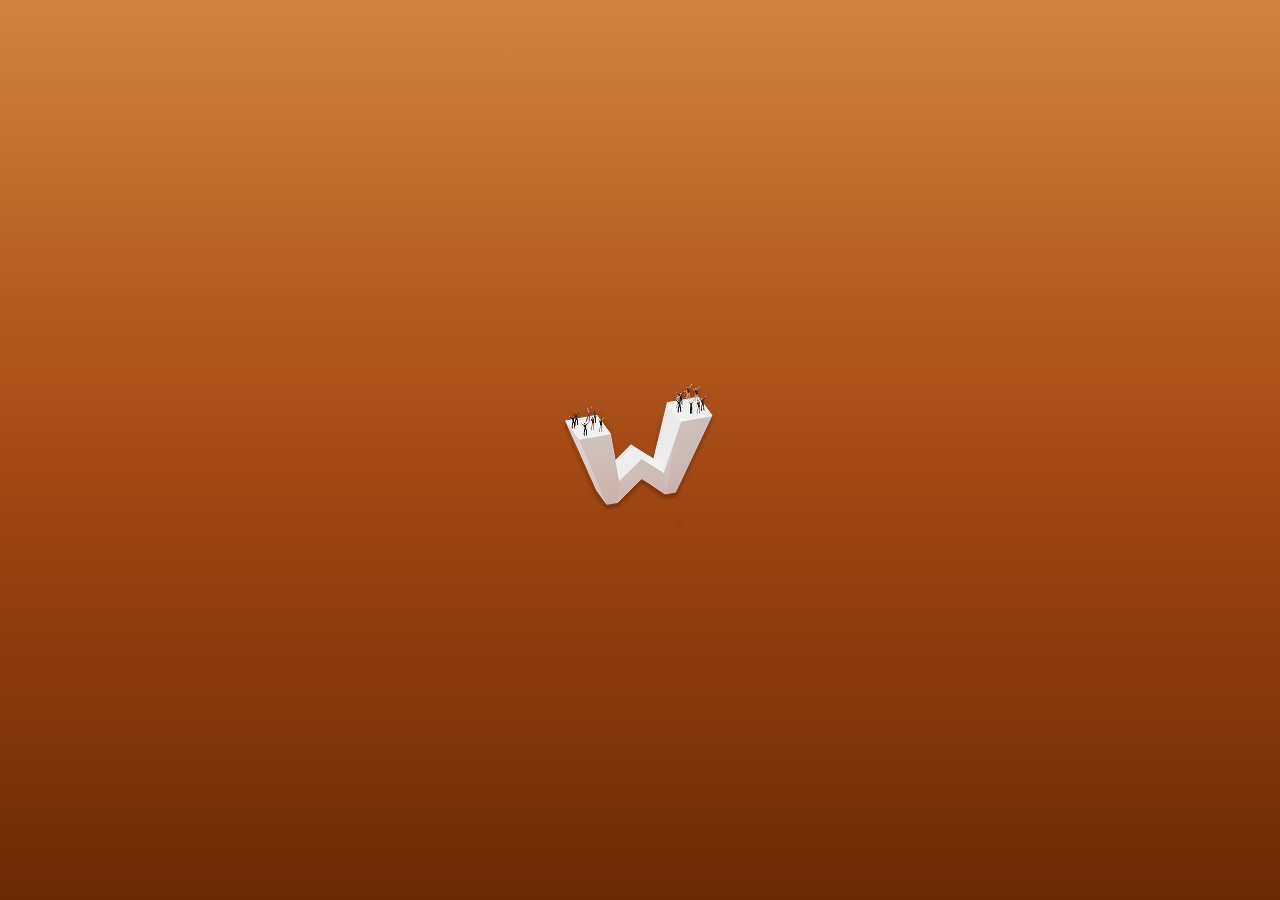
<file: index.html>
<!doctype html>
<html lang="en">
  <head>
    <meta charset="UTF-8" />
    <meta name="viewport" content="width=device-width, initial-scale=1.0" />
    <title>WEEBFORM</title>
    <link rel="stylesheet" href="/src/front-page.css" />
  </head>
  <body class="front-page">
    <div class="image">
      <img src="/Assets/weebform logo.png" alt="Descriptive Alt Text" />
    </div>
    <script src="/src/Weebform.js"></script>
  </body>
</html>
</file>
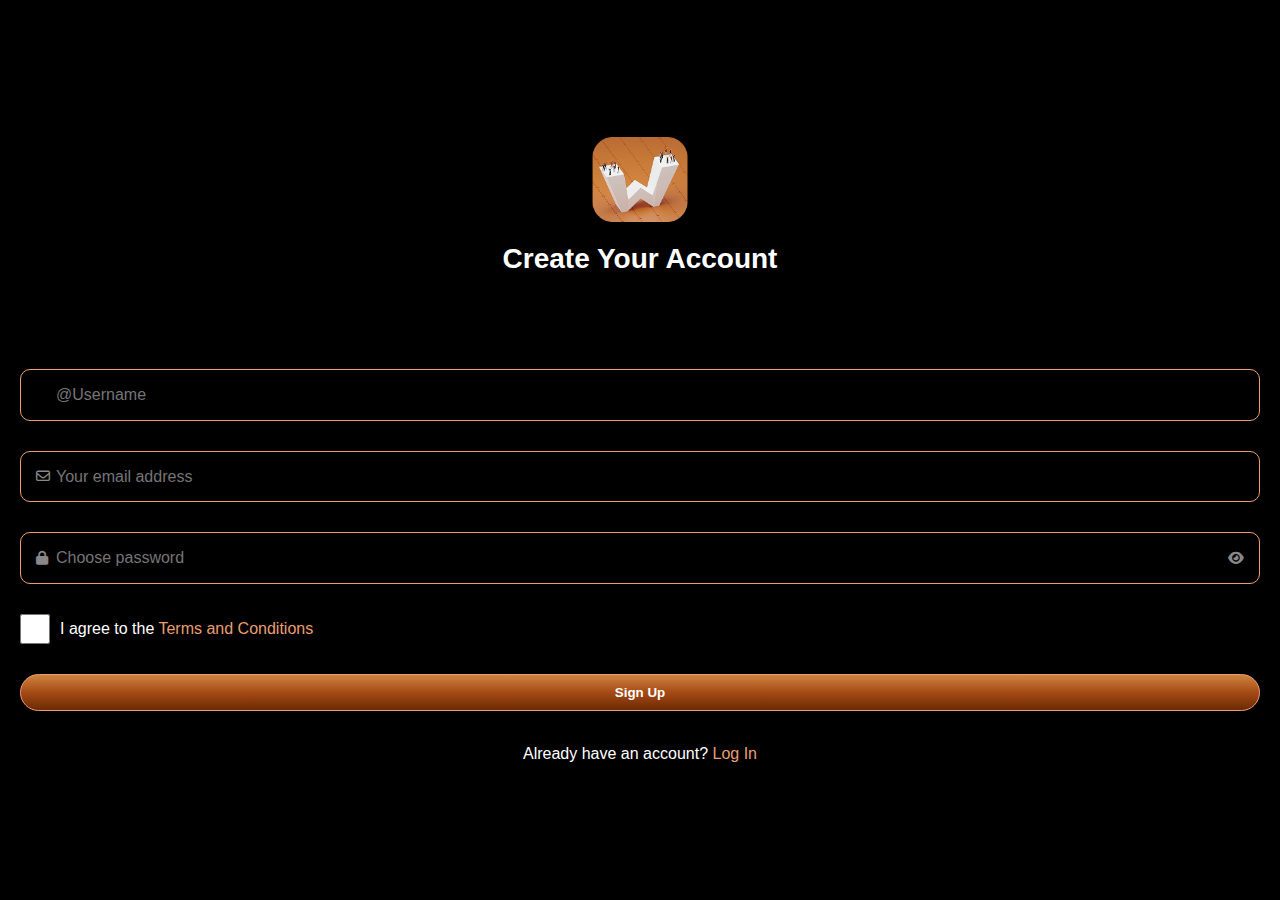
<file: Account.html/index.html>
<!doctype html>
<html lang="en">
  <head>
    <meta charset="UTF-8" />
    <meta name="viewport" content="width=device-width, initial-scale=1.0" />
    <title>Weebform</title>
    <link rel="stylesheet" href="styles.css" />
    <link
      rel="stylesheet"
      href="https://cdnjs.cloudflare.com/ajax/libs/font-awesome/6.5.0/css/all.min.css"
    />
  </head>
  <body> 
    <div class="container">
      <div class="logo">
        <img src="Images/untitled1 1.png" alt="WeebForm Logo" />
        <h1>Create Your Account</h1>
      </div>

      <form class="form">
        <!-- Username -->
        <div class="input-box">
          <input type="text" placeholder="@Username" class="box" required minlength="5"/>
        </div>

        <!-- Email -->
        <div class="input-box">
          <i class="fa-regular fa-envelope icon"></i>
          <input type="email" placeholder="Your email address" class="box" required/>
          <small class="error-message"></small>
        </div>

        <!-- Password -->
        <div class="input-box">
          <i class="fa-solid fa-lock icon"></i>
          <input type="password" placeholder="Choose password" class="box password" required minlength="6"/>
          <i class="toggle fa fa-eye"></i>
          <small class="error-message"></small>
        </div>

        <!-- Checkbox -->
        <div class="checkbox">
          <input type="checkbox" id="terms" />
          <label for="terms">
            <span class="custom-checkbox"></span>
            I agree to the <a href="#">Terms and Conditions</a>
          </label>
          <small class="error-message" id="terms-error"></small>
        </div>

        <button type="submit">Sign Up</button>
        <p>Already have an account? <a href="Login.html">Log In</a></p>
      </form>
    </div>

    <script src="/front page/Weebform.js"></script>
  </body>
</html>
</file>
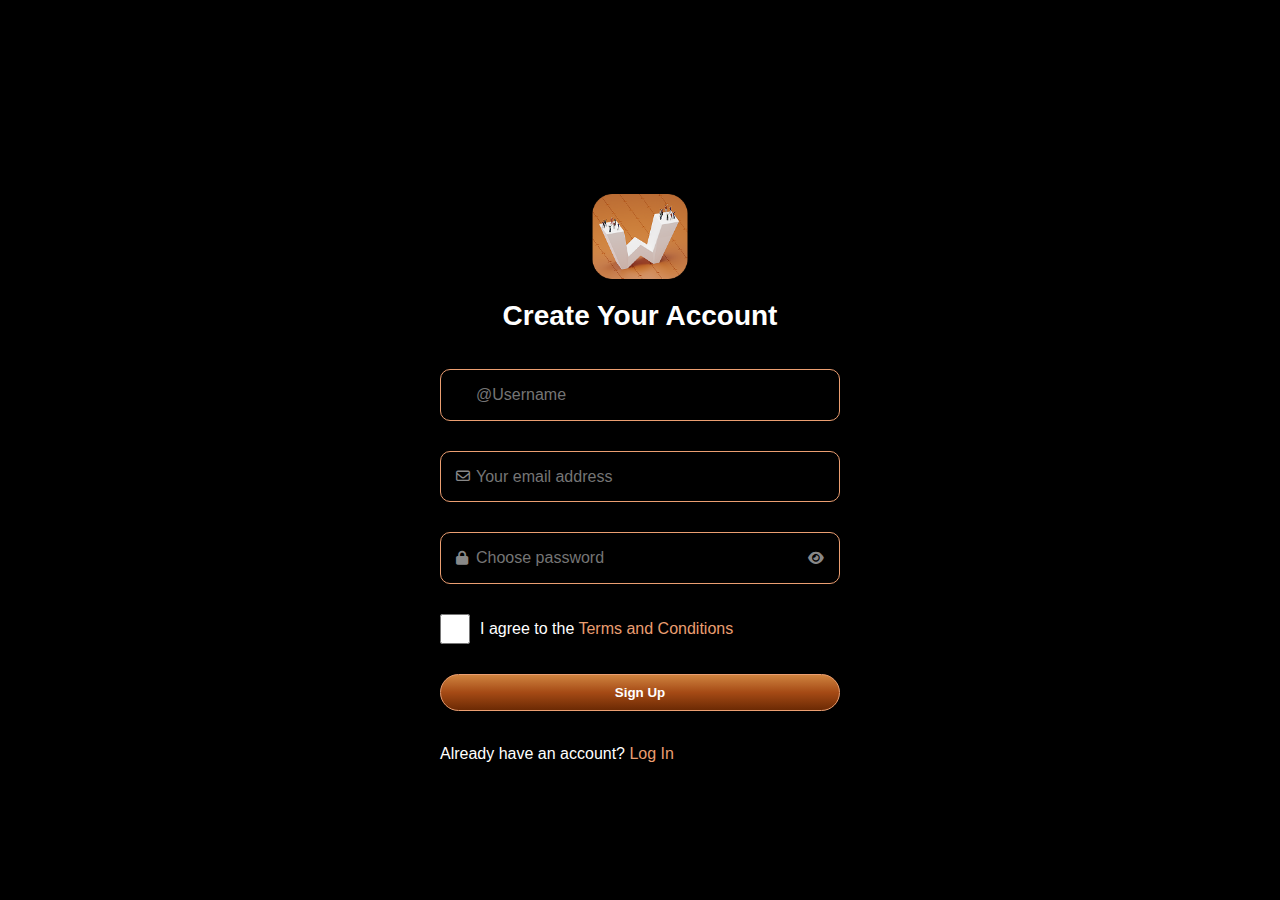
<file: create.html>
<!doctype html>
<html lang="en">
  <head>
    <meta charset="UTF-8" />
    <meta name="viewport" content="width=device-width, initial-scale=1.0" />
    <title>Weebform</title>
    <link rel="stylesheet" href="css/styles.css" />
    <link
      rel="stylesheet"
      href="https://cdnjs.cloudflare.com/ajax/libs/font-awesome/6.5.0/css/all.min.css"
    />
  </head>
  <body> 
    <div class="container">
      <div class="logo">
        <img src="Assets/untitled1 1.png" alt="WeebForm Logo" />
        <h1>Create Your Account</h1>
      </div>

      <form class="form">
        <!-- Username -->
        <div class="input-box">
          <input type="text" placeholder="@Username" class="box" required minlength="5"/>
        </div>

        <!-- Email -->
        <div class="input-box">
          <i class="fa-regular fa-envelope icon"></i>
          <input type="email" placeholder="Your email address" class="box" required/>
          <small class="error-message"></small>
        </div>

        <!-- Password -->
        <div class="input-box">
          <i class="fa-solid fa-lock icon"></i>
          <input type="password" placeholder="Choose password" class="box password" required minlength="6"/>
          <i class="toggle fa fa-eye"></i>
          <small class="error-message"></small>
        </div>

        <!-- Checkbox -->
        <div class="checkbox">
          <input type="checkbox" id="terms" />
          <label for="terms">
            <span class="custom-checkbox"></span>
            I agree to the <a href="#">Terms and Conditions</a>
          </label>
          <small class="error-message" id="terms-error"></small>
        </div>

        <button type="submit">Sign Up</button>
        <p>Already have an account? <a href="Login.html">Log In</a></p>
      </form>
    </div>

    <script src="js/Weebform.js"></script>
  </body>
</html>
</file>
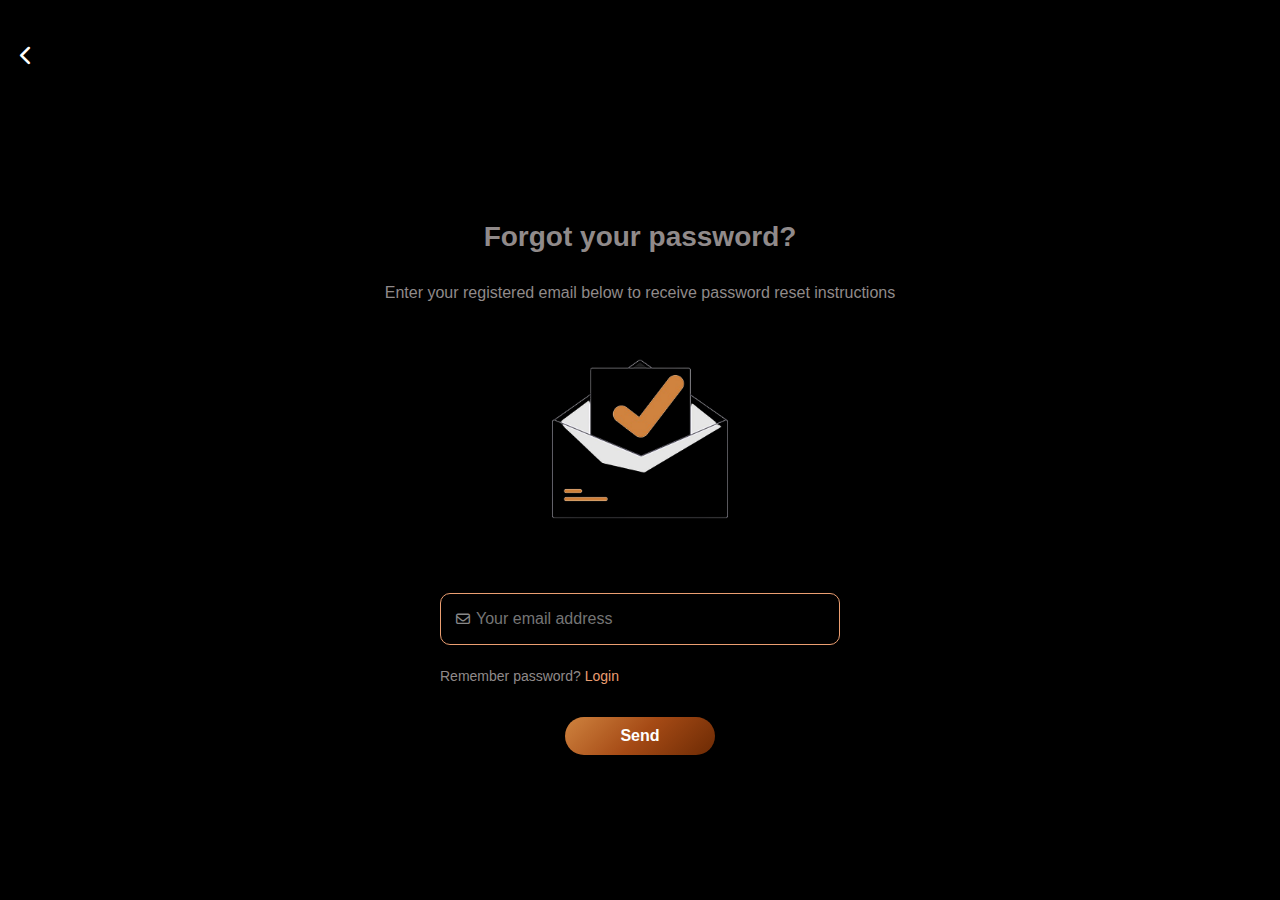
<file: forgot-password.html>
<!doctype html>
<html lang="en">
  <head>
    <meta charset="UTF-8" />
    <meta name="viewport" content="width=device-width, initial-scale=1.0" />
    <title>Forgot Password - Weebform</title>
    <link rel="stylesheet" href="css/styles.css" />
    <link
      rel="stylesheet"
      href="https://cdnjs.cloudflare.com/ajax/libs/font-awesome/6.5.0/css/all.min.css"
    />
  </head>
  <body>
    <div class="container forgot-password-container">
      <div class="back-btn" onclick="window.history.back()">
        <i class="fa-solid fa-chevron-left"></i>
      </div>

      <h1>Forgot your password?</h1>
      <p>
        Enter your registered email below to receive password reset instructions
      </p>

      <div class="image">
        <img
          src="Assets/undraw_Mail_sent_re_0ofv-removebg-preview 1.png"
          alt="Mail Sent"
        />
      </div>

      <form class="form" action="verify-otp.html">
        <div class="input-box">
          <i class="fa-regular fa-envelope icon"></i>
          <input
            type="email"
            placeholder="Your email address"
            class="box"
            required
          />
        </div>

        <p style="text-align: left; font-size: 14px; margin-top: -10px">
          Remember password? <a href="Login.html">Login</a>
        </p>

        <button type="submit" class="btn-gradient">Send</button>
      </form>
    </div>

    <script src="js/Weebform.js"></script>
  </body>
</html>
</file>
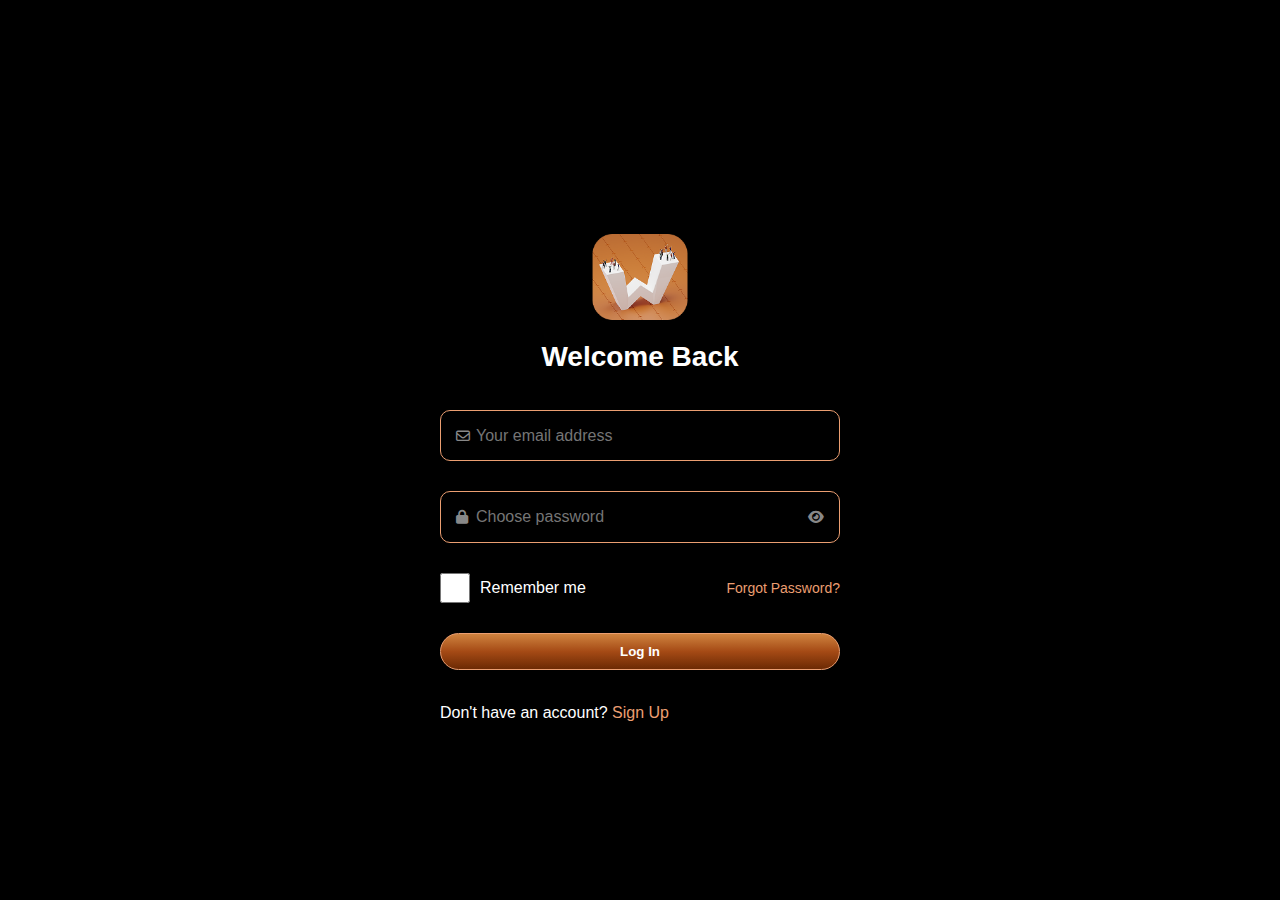
<file: Login.html>
<!doctype html>
<html lang="en">
  <head>
    <meta charset="UTF-8" />
    <meta name="viewport" content="width=device-width, initial-scale=1.0" />
    <title>Weebform</title>
    <link rel="stylesheet" href="css/styles.css" />
    <link
      rel="stylesheet"
      href="https://cdnjs.cloudflare.com/ajax/libs/font-awesome/6.5.0/css/all.min.css"
    />
  </head>
  <body>
    <div class="container">
      <div class="logo">
        <img src="Assets/untitled1 1.png" alt="WeebForm Logo" />
        <h1>Welcome Back</h1>
      </div>

      <form class="form">
        <!-- Email -->
        <div class="input-box">
          <i class="fa-regular fa-envelope icon"></i>
          <input
            type="email"
            placeholder="Your email address"
            class="box"
            required
          />
          <small class="error-message"></small>
        </div>

        <!-- Password -->
        <div class="input-box">
          <i class="fa-solid fa-lock icon"></i>
          <input
            type="password"
            placeholder="Choose password"
            class="box password"
            required
            minlength="6"
          />
          <i class="toggle fa fa-eye"></i>
          <small class="error-message"></small>
        </div>
        <div
          style="
            display: flex;
            justify-content: space-between;
            align-items: center;
            width: 100%;
          "
        >
          <div class="checkbox" style="margin-top: 0">
            <input type="checkbox" id="terms" />

            <label for="terms">
              <span class="custom-checkbox"></span>
              Remember me
            </label>
            <small class="error-message" id="terms-error"></small>
          </div>
          <a href="forgot-password.html" style="font-size: 14px"
            >Forgot Password?</a
          >
        </div>

        <button type="submit">Log In</button>
        <p>Don't have an account? <a href="create.html">Sign Up</a></p>
      </form>
    </div>

    <script src="js/Weebform.js"></script>
  </body>
</html>
</file>
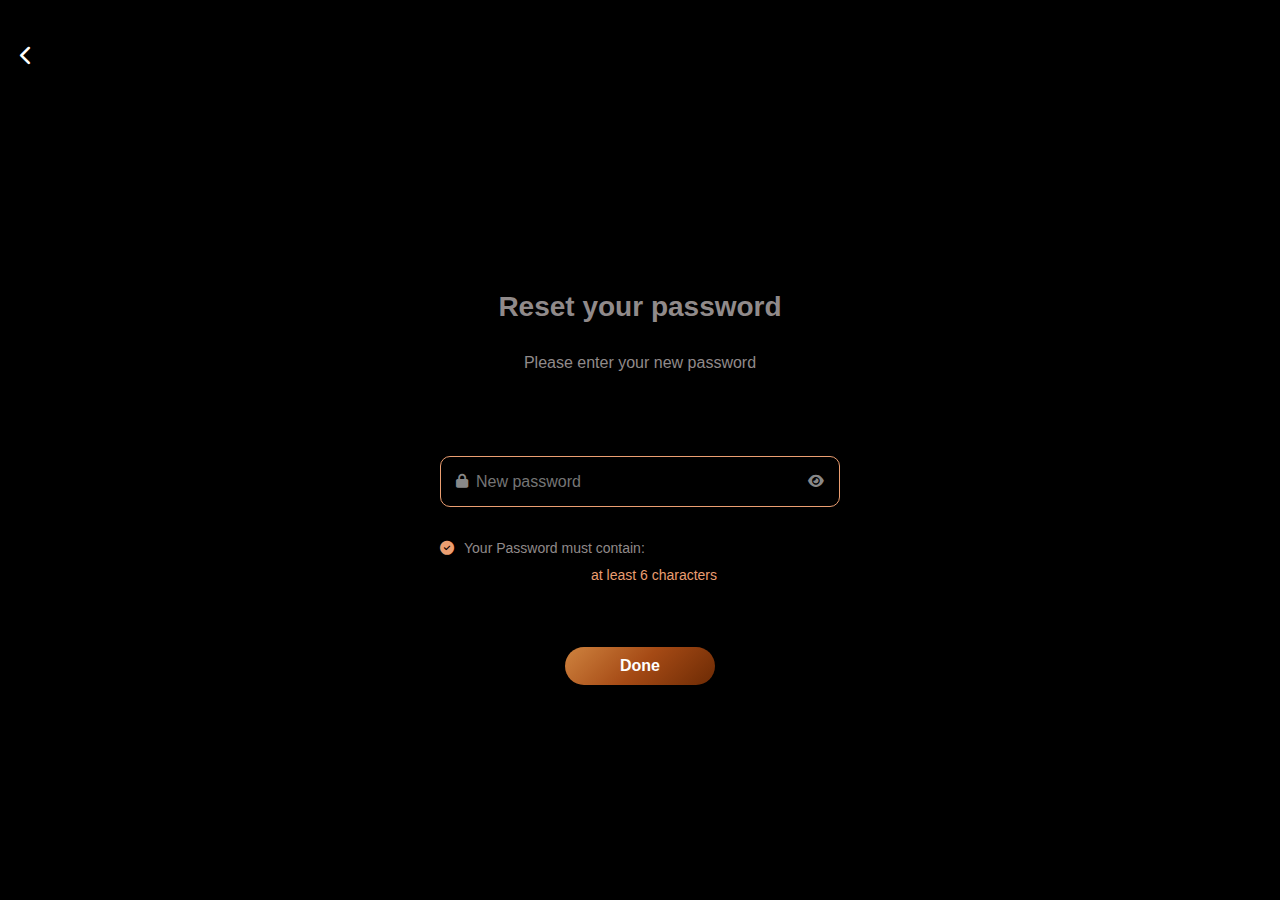
<file: reset-password.html>
<!doctype html>
<html lang="en">
  <head>
    <meta charset="UTF-8" />
    <meta name="viewport" content="width=device-width, initial-scale=1.0" />
    <title>Reset Password - Weebform</title>
    <link rel="stylesheet" href="css/styles.css" />
    <link
      rel="stylesheet"
      href="https://cdnjs.cloudflare.com/ajax/libs/font-awesome/6.5.0/css/all.min.css"
    />
  </head>
  <body>
    <div class="container forgot-password-container">
      <div class="back-btn" onclick="window.history.back()">
        <i class="fa-solid fa-chevron-left"></i>
      </div>

      <h1>Reset your password</h1>
      <p>Please enter your new password</p>

      <form class="form" action="setup-profile.html" style="margin-top: 40px">
        <div class="input-box">
          <i class="fa-solid fa-lock icon"></i>
          <input
            type="password"
            placeholder="New password"
            class="box password-input"
            required
            minlength="6"
          />
          <i class="toggle fa fa-eye"></i>
        </div>

        <div class="validation-item" id="length-validation">
          <i class="fa-solid fa-circle-check"></i>
          <span>Your Password must contain:</span>
        </div>
        <p
          style="
            color: #eb9e71;
            font-size: 14px;
            margin-left: 28px;
            margin-top: 5px;
          "
        >
          at least 6 characters
        </p>

        <button type="submit" class="btn-gradient" style="margin-top: 60px">
          Done
        </button>
      </form>
    </div>

    <script src="js/Weebform.js"></script>
  </body>
</html>
</file>
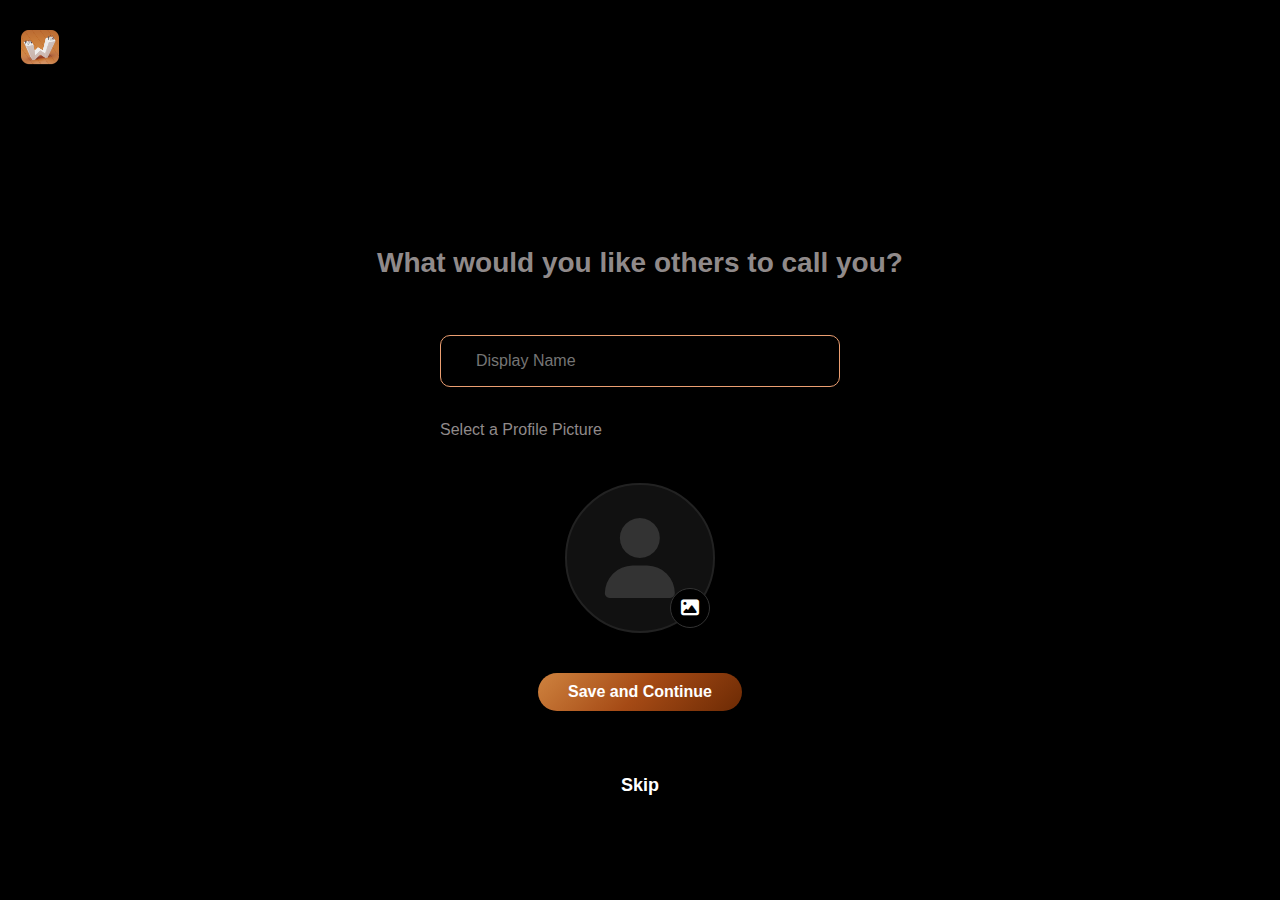
<file: setup-profile.html>
<!doctype html>
<html lang="en">
  <head>
    <meta charset="UTF-8" />
    <meta name="viewport" content="width=device-width, initial-scale=1.0" />
    <title>Setup Profile - Weebform</title>
    <link rel="stylesheet" href="css/styles.css" />
    <link
      rel="stylesheet"
      href="https://cdnjs.cloudflare.com/ajax/libs/font-awesome/6.5.0/css/all.min.css"
    />
  </head>
  <body>
    <div class="container forgot-password-container">
      <div class="logo-small">
        <img src="Assets/untitled1 1.png" alt="W" style="width: 100%" />
      </div>

      <h1 style="margin-top: 80px; text-align: left">
        What would you like others to call you?
      </h1>

      <form class="form" action="Login.html">
        <div class="input-box">
          <input type="text" placeholder="Display Name" class="box" required />
        </div>

        <p style="text-align: left; margin-bottom: 0">
          Select a Profile Picture
        </p>

        <div class="profile-upload">
          <div class="profile-preview">
            <i class="fa-solid fa-user"></i>
          </div>
          <label for="profile-input" class="upload-icon">
            <i class="fa-solid fa-image"></i>
          </label>
          <input type="file" id="profile-input" hidden accept="image/*" />
        </div>

        <button type="submit" class="btn-gradient">Save and Continue</button>
      </form>

      <a href="Login.html" class="skip-btn">Skip</a>
    </div>

    <script src="js/Weebform.js"></script>
  </body>
</html>
</file>
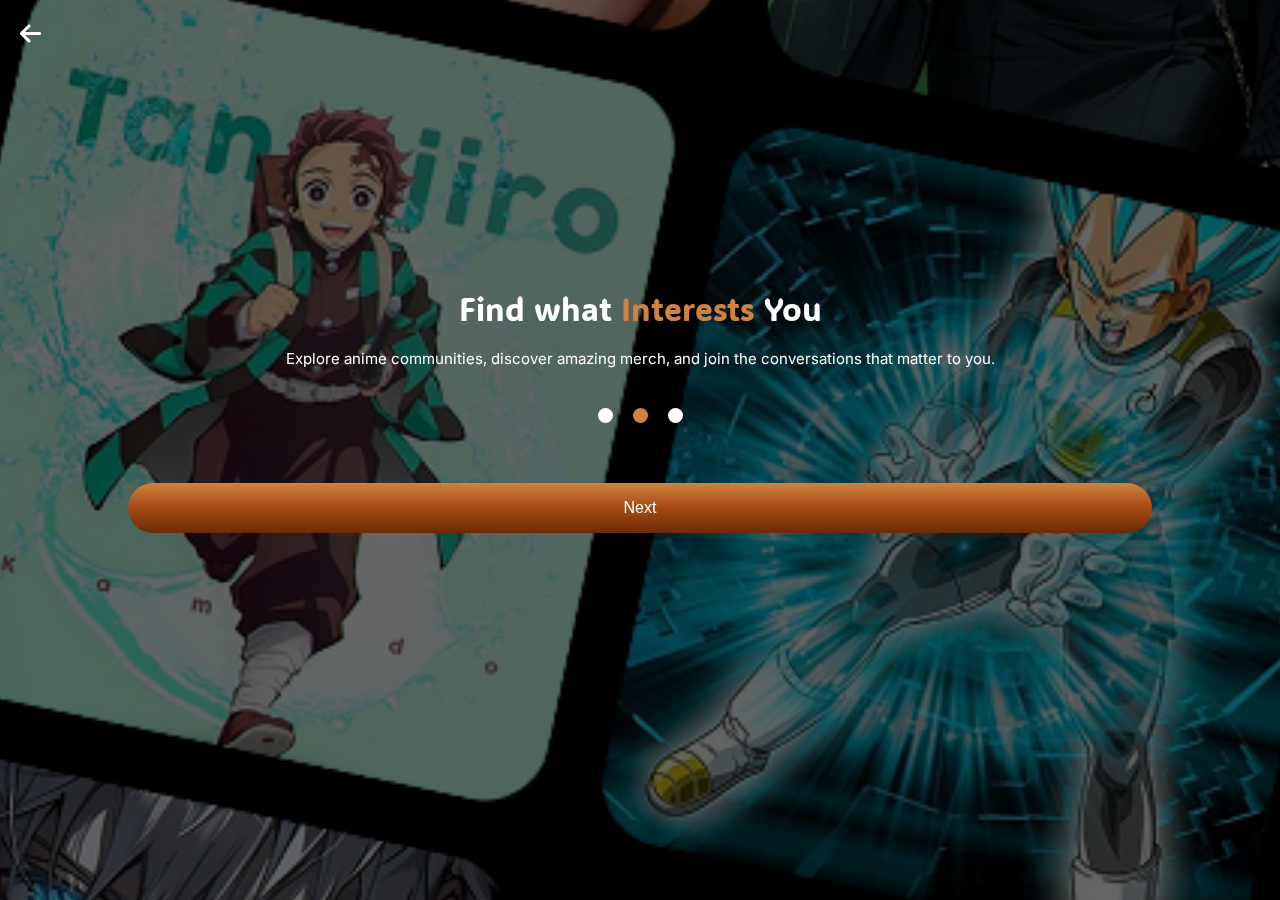
<file: Start-page2.html>
<!doctype html>
<html lang="en">
  <head>
    <meta charset="UTF-8" />
    <meta name="viewport" content="width=device-width, initial-scale=1.0" />
    <title>Weebform</title>
    <link rel="stylesheet" href="css/Start-page2.css" />
    <link
      rel="stylesheet"
      href="https://cdnjs.cloudflare.com/ajax/libs/font-awesome/6.5.0/css/all.min.css"
    />
  </head>
  <body>
    <div class="image"></div>
    <div class="icon">
      <i
        class="fa-solid fa-arrow-left transition-link"
        data-target="Start-page.html"
        data-direction="right"
        style="cursor: pointer"
      ></i>
    </div>
    <div class="container">
      <div class="text">
        <h1>Find what <span class="highlight">Interests</span> You</h1>
        <p>
          Explore anime communities, discover amazing merch, and join the
          conversations that matter to you.
        </p>
      </div>

      <div class="dots">
        <a
          href="#"
          data-target="Start-page.html"
          class="dot transition-link"
          data-direction="right"
        ></a>
        <a
          href="#"
          data-target="Start-page2.html"
          class="dot active transition-link"
        ></a>
        <a
          href="#"
          data-target="Start-page3.html"
          class="dot transition-link"
          data-direction="left"
        ></a>
      </div>
      <button
        class="transition-link"
        data-target="Start-page3.html"
        data-direction="left"
      >
        Next
      </button>
    </div>
    <script src="js/Weebform.js"></script>
  </body>
</html>
</file>
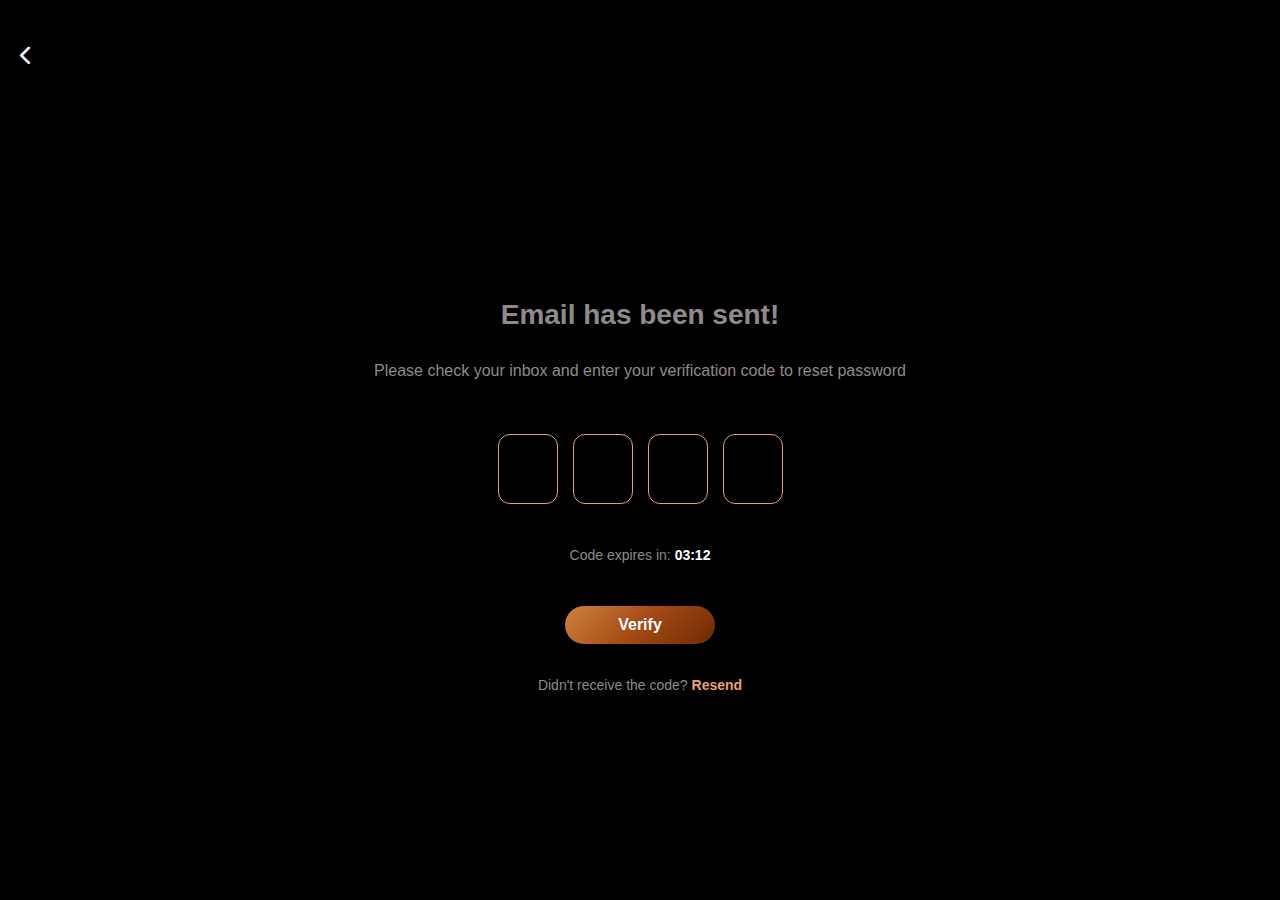
<file: verify-otp.html>
<!doctype html>
<html lang="en">
  <head>
    <meta charset="UTF-8" />
    <meta name="viewport" content="width=device-width, initial-scale=1.0" />
    <title>Verify OTP - Weebform</title>
    <link rel="stylesheet" href="css/styles.css" />
    <link
      rel="stylesheet"
      href="https://cdnjs.cloudflare.com/ajax/libs/font-awesome/6.5.0/css/all.min.css"
    />
  </head>
  <body>
    <div class="container forgot-password-container">
      <div class="back-btn" onclick="window.history.back()">
        <i class="fa-solid fa-chevron-left"></i>
      </div>

      <h1>Email has been sent!</h1>
      <p>
        Please check your inbox and enter your verification code to reset
        password
      </p>

      <div class="otp-container">
        <input type="text" maxlength="1" class="otp-input" />
        <input type="text" maxlength="1" class="otp-input" />
        <input type="text" maxlength="1" class="otp-input" />
        <input type="text" maxlength="1" class="otp-input" />
      </div>

      <p class="expiry-text">Code expires in: <b>03:12</b></p>

      <form class="form" action="reset-password.html">
        <button type="submit" class="btn-gradient">Verify</button>
      </form>

      <p class="resend-text">Didn't receive the code? <a href="#">Resend</a></p>
    </div>

    <script src="js/Weebform.js"></script>
  </body>
</html>
</file>
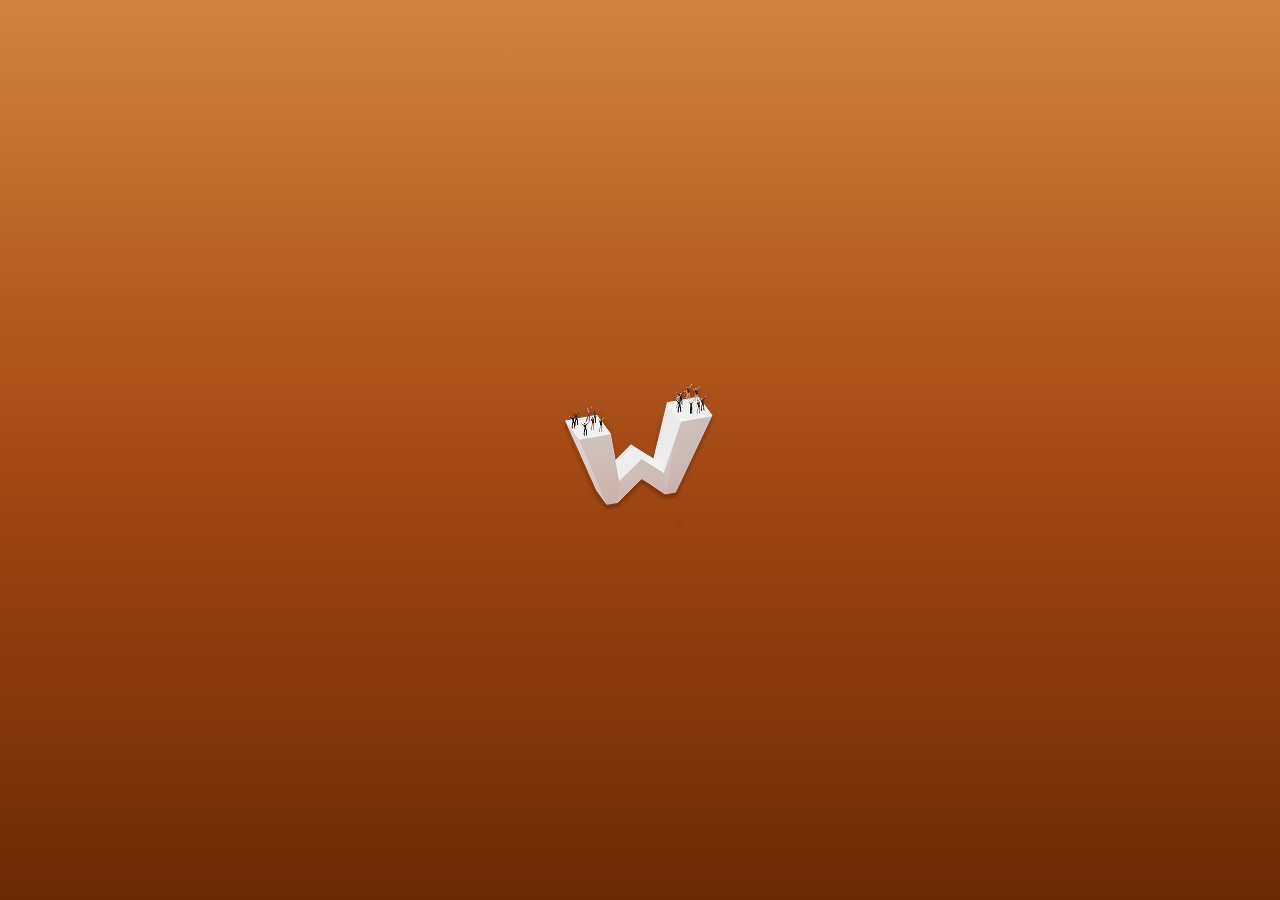
<file: front page/front-page.html>
<!doctype html>
<html lang="en">
  <head>
    <meta charset="UTF-8" />
    <meta name="viewport" content="width=device-width, initial-scale=1.0" />
    <title>WEEBFORM</title>
    <link rel="stylesheet" href="front-page.css" />
  </head>
  <body class="front-page">
    <div class="image">
      <img src="Images/weebform logo.png" alt="Descriptive Alt Text" />
    </div>
    <script src="Weebform.js"></script>
  </body>
</html>
</file>
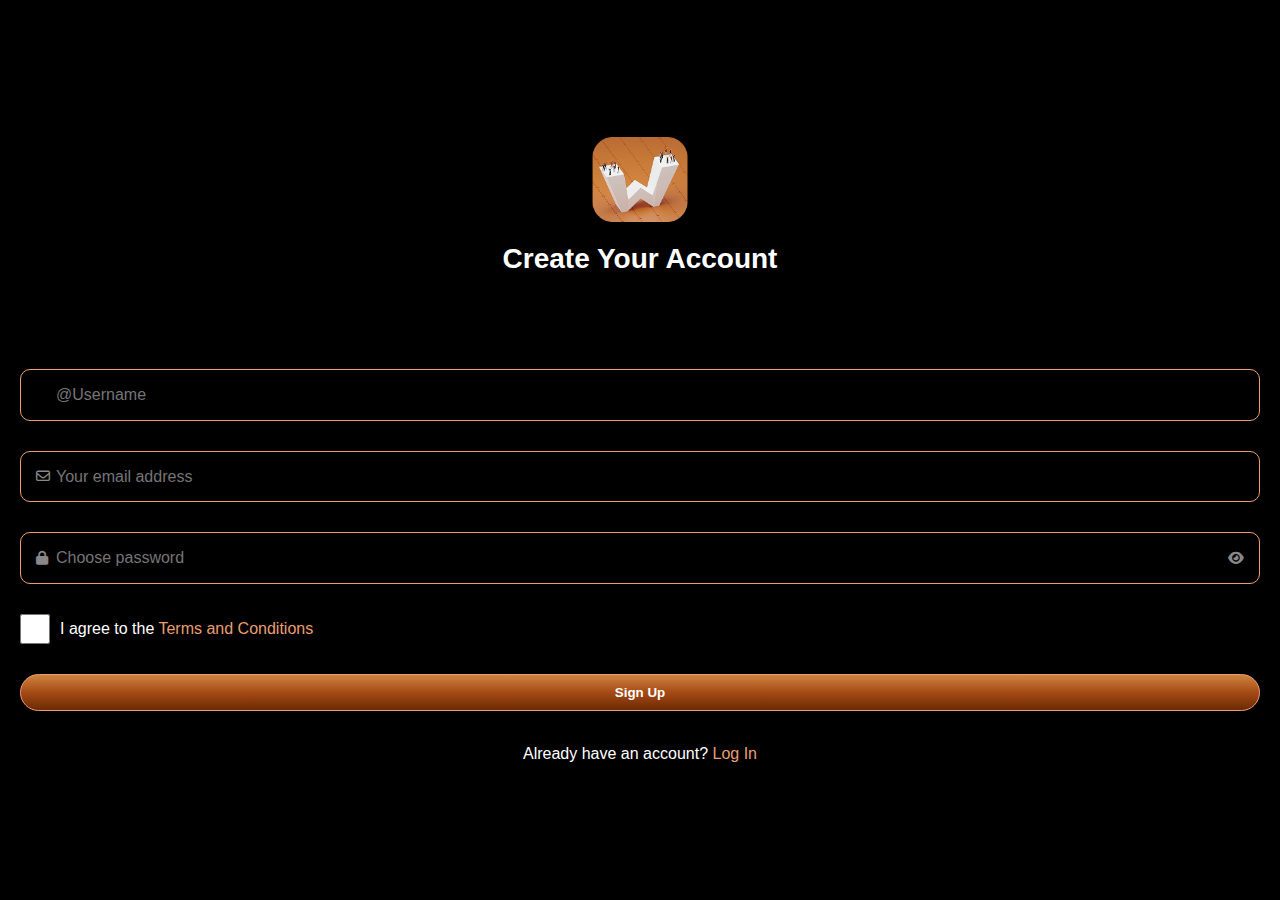
<file: src/create.html>
<!doctype html>
<html lang="en">
  <head>
    <meta charset="UTF-8" />
    <meta name="viewport" content="width=device-width, initial-scale=1.0" />
    <title>Weebform</title>
    <link rel="stylesheet" href="styles.css" />
    <link
      rel="stylesheet"
      href="https://cdnjs.cloudflare.com/ajax/libs/font-awesome/6.5.0/css/all.min.css"
    />
  </head>
  <body> 
    <div class="container">
      <div class="logo">
        <img src="/Assets/untitled1 1.png" alt="WeebForm Logo" />
        <h1>Create Your Account</h1>
      </div>

      <form class="form">
        <!-- Username -->
        <div class="input-box">
          <input type="text" placeholder="@Username" class="box" required minlength="5"/>
        </div>

        <!-- Email -->
        <div class="input-box">
          <i class="fa-regular fa-envelope icon"></i>
          <input type="email" placeholder="Your email address" class="box" required/>
          <small class="error-message"></small>
        </div>

        <!-- Password -->
        <div class="input-box">
          <i class="fa-solid fa-lock icon"></i>
          <input type="password" placeholder="Choose password" class="box password" required minlength="6"/>
          <i class="toggle fa fa-eye"></i>
          <small class="error-message"></small>
        </div>

        <!-- Checkbox -->
        <div class="checkbox">
          <input type="checkbox" id="terms" />
          <label for="terms">
            <span class="custom-checkbox"></span>
            I agree to the <a href="#">Terms and Conditions</a>
          </label>
          <small class="error-message" id="terms-error"></small>
        </div>

        <button type="submit">Sign Up</button>
        <p>Already have an account? <a href="Login.html">Log In</a></p>
      </form>
    </div>

    <script src="/src/Weebform.js"></script>
  </body>
</html>
</file>
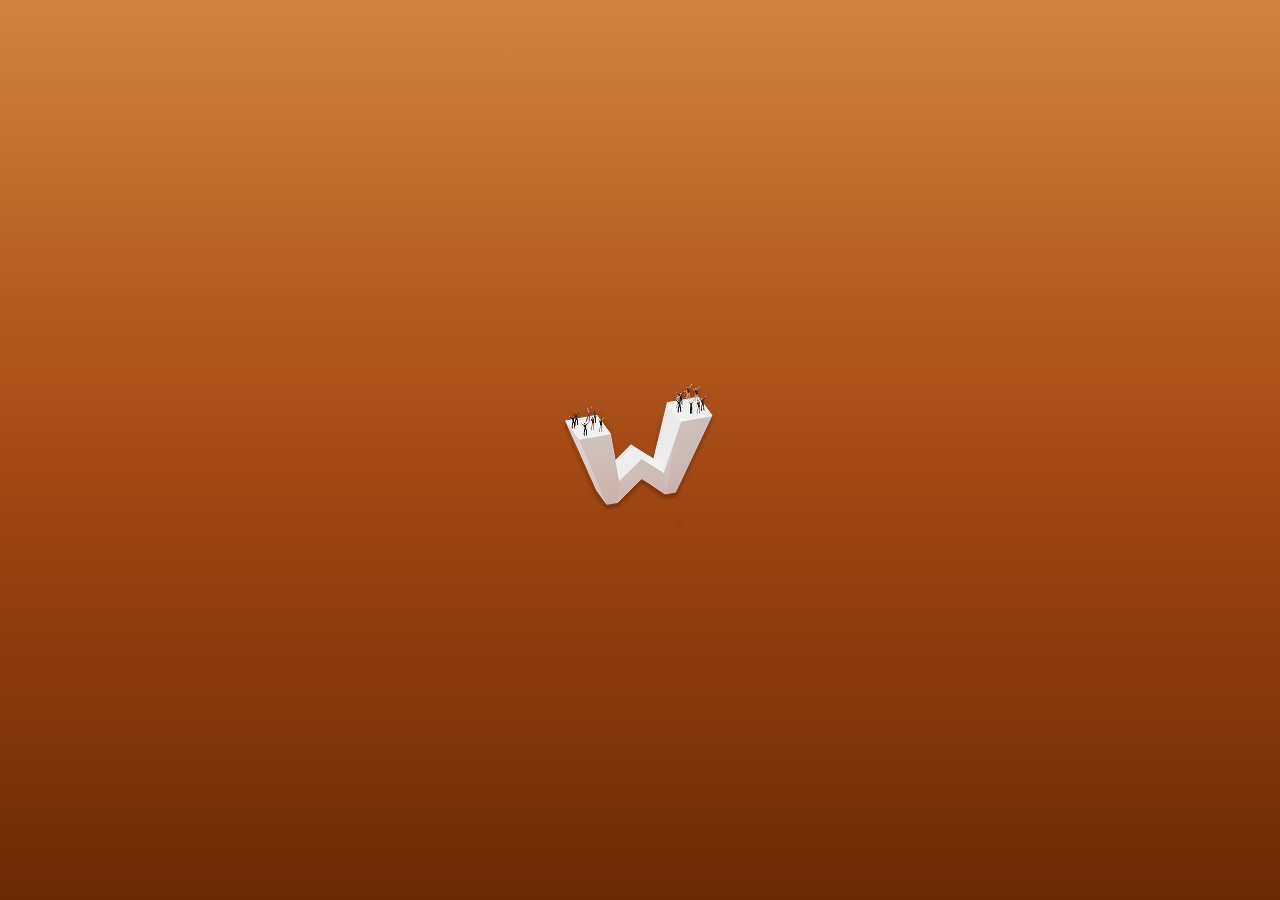
<file: src/front-page.html>
<!doctype html>
<html lang="en">
  <head>
    <meta charset="UTF-8" />
    <meta name="viewport" content="width=device-width, initial-scale=1.0" />
    <title>WEEBFORM</title>
    <link rel="stylesheet" href="front-page.css" />
  </head>
  <body class="front-page">
    <div class="image">
      <img src="/Assets/weebform logo.png" alt="Descriptive Alt Text" />
    </div>
    <script src="/src/Weebform.js"></script>
  </body>
</html>
</file>
<file: src/front-page.css>
*{
  box-sizing: border-box;
  margin: 0;
  padding: 0;
}

body{
  background: linear-gradient(
    #CF833F,
    #A54A15,
    #6C2A04
  );
   min-height: 100vh;
  display: flex;
  justify-content: center; /* horizontal center */
  align-items: center;  
}
</file>
<file: Account.html/styles.css>
*{
  box-sizing: border-box;
  margin: 0;
  padding: 0;
}

body {
  font-family: Arial, sans-serif;
  background-color: black;
  color: white;
  line-height: 1.6;
}

.container {

height: 100vh;
display: grid;
text-align: center;
  width: 100%;
  padding: 20px;
  overflow: hidden;
}
/* Logo styling */
.logo{
  margin-top: 60px;
  display: flex;
  justify-content: center;
  align-items: center;
  flex-direction: column;
  width: 100%;
}

.logo h1 {
  text-align: center;
  color: white;
  font-size: 28px;
}
.logo img {
  width: 100px;
  height: auto;
  margin-bottom: 10px;
} 



.input-box {
  position: relative;
  width: 100%;
  margin: 30px 0;
  padding: 12px 12px 12px 35px;
  border: solid 1px #EB9E71;
  border-radius: 10px;
  background-color: black;
  color: white;
}

.input-box.typing .icon {
  opacity: 0;
}

input:invalid {
  border-color: red;
}

input:valid {
  border-color: #EB9E71;

}

.box1{
  display: flex;
  justify-content: space-between;
  gap: 10px;
}

.input-box input {
  width: 100%;
  border: none;
  outline: none;
  background: transparent;
  color: white;
  font-size: 16px;
}
.icon {
  position: absolute;
  top: 50%;
  left: 15px;
  transform: translateY(-50%);
  color: #888;
  font-size: 14px;
}

.toggle {
  position: absolute;
  top: 50%;
  right: 15px;
  transform: translateY(-50%);
  color: #888;
  cursor: pointer;
  font-size: 14px;
}


  button{
    width: 100%;    
    padding: 10px;
    margin: 30px 0;
    border: solid 1px #EB9E71;
    border-radius: 15em;
    background: linear-gradient(#CF833F,#A54A15, #6C2A04);
color: white;
    font-weight: bold;
    cursor: pointer;
  } 

  
input[type="checkbox"]{

  accent-color: #a15d36; 
  width: 30px; 
  height: 30px;
    cursor: pointer;
  }


  .checkbox{
    display: flex;
    align-items: center;
    gap: 10px;
    margin-top: 10px;
  }

  a {
    color: #EB9E71;
    text-decoration: none;
  }

  a:hover {
    text-decoration: underline;
  }

  .error-message {
    color: red;
    font-size: 12px;
    margin-top: 5px;
  }
</file>
<file: css/styles.css>
* {
  box-sizing: border-box;
  margin: 0;
  padding: 0;
}

body {
  overflow-x: hidden;
  font-family: Arial, sans-serif;
  background-color: black;
  color: white;
  line-height: 1.6;
}

.container {
  min-height: 100vh;
  display: flex;
  flex-direction: column;
  justify-content: center;
  align-items: center;
  width: 100%;
  padding: 20px;
  overflow-y: auto;
}

.form {
  width: 100%;
  max-width: 400px;
}
/* Logo styling */
.logo {
  margin-top: 60px;
  display: flex;
  justify-content: center;
  align-items: center;
  flex-direction: column;
  width: 100%;
}

.logo h1 {
  text-align: center;
  color: white;
  font-size: 28px;
}
.logo img {
  width: 100px;
  height: auto;
  margin-bottom: 10px;
}

.input-box {
  position: relative;
  width: 100%;
  margin: 30px 0;
  padding: 12px 12px 12px 35px;
  border: solid 1px #eb9e71;
  border-radius: 10px;
  background-color: black;
  color: white;
}

.input-box.typing .icon {
  opacity: 0;
}

input:invalid {
  border-color: red;
}

input:valid {
  border-color: #eb9e71;
}

.box1 {
  display: flex;
  justify-content: space-between;
  gap: 10px;
}

.input-box input {
  width: 100%;
  border: none;
  outline: none;
  background: transparent;
  color: white;
  font-size: 16px;
}
.icon {
  position: absolute;
  top: 50%;
  left: 15px;
  transform: translateY(-50%);
  color: #888;
  font-size: 14px;
}

.toggle {
  position: absolute;
  top: 50%;
  right: 15px;
  transform: translateY(-50%);
  color: #888;
  cursor: pointer;
  font-size: 14px;
}

button {
  width: 100%;
  padding: 10px;
  margin: 30px 0;
  border: solid 1px #eb9e71;
  border-radius: 15em;
  background: linear-gradient(#cf833f, #a54a15, #6c2a04);
  color: white;
  font-weight: bold;
  cursor: pointer;
}

input[type="checkbox"] {
  accent-color: #a15d36;
  width: 30px;
  height: 30px;
  cursor: pointer;
}

.checkbox {
  display: flex;
  align-items: center;
  gap: 10px;
  margin-top: 10px;
}

a {
  color: #eb9e71;
  text-decoration: none;
}

a:hover {
  text-decoration: underline;
}

.error-message {
  color: red;
  font-size: 12px;
  margin-top: 5px;
}

  /* Common Layout Elements */
  .back-btn {
    position: absolute;
    top: 40px;
    left: 20px;
    color: white;
    font-size: 20px;
    cursor: pointer;
  }

  .logo-small {
    width: 40px !important;
    height: auto;
    position: absolute;
    top: 30px;
    left: 20px;
  }

  /* Forgot Password Specific Styles */
  .forgot-password-container h1,
  .forgot-password-container p {
    color: #908A8A;
    text-align: center;
    margin-bottom: 10px;
  }

  .forgot-password-container h1 {
    font-size: 24px;
    margin-top: 40px;
  }

  .forgot-password-container .image {
    display: flex;
    justify-content: center;
    margin: 40px 0;
  }

  .forgot-password-container .image img {
    max-width: 250px;
    height: auto;
  }

  .forgot-password-container button[type="submit"],
  .btn-gradient {
    width: auto;
    min-width: 180px;
    padding: 12px 40px;
    display: block;
    margin: 30px auto;
    border: none;
    border-radius: 20px;
    background: linear-gradient(135deg, #CF833F, #A54A15, #6C2A04);
    color: white;
    font-weight: bold;
    cursor: pointer;
    font-size: 16px;
    box-shadow: 0 4px 15px rgba(0, 0, 0, 0.3);
  }

  /* OTP Verification Styles */
  .otp-container {
    display: flex;
    justify-content: center;
    gap: 15px;
    margin: 40px 0;
  }

  .otp-input {
    width: 60px;
    height: 70px;
    border: 1px solid #EB9E71;
    border-radius: 12px;
    background: transparent;
    color: white;
    font-size: 24px;
    text-align: center;
    outline: none;
  }

  .expiry-text {
    text-align: center;
    color: #908A8A;
    font-size: 14px;
    margin-bottom: 40px;
  }

  .expiry-text b {
    color: white;
  }

  .resend-text {
    text-align: center;
    font-size: 14px;
    color: #908A8A;
  }

  .resend-text a {
    color: #EB9E71;
    font-weight: bold;
  }

  /* Reset Password Styles */
  .validation-item {
    display: flex;
    align-items: center;
    gap: 10px;
    margin-top: 20px;
    color: #908A8A;
    font-size: 14px;
  }

  .validation-item i {
    color: #EB9E71;
  }

  .validation-item.valid {
    color: #EB9E71;
  }

  /* Profile Setup Styles */
  .profile-upload {
    position: relative;
    width: 150px;
    height: 150px;
    margin: 40px auto;
  }

  .profile-preview {
    width: 100%;
    height: 100%;
    border-radius: 50%;
    background: #111;
    display: flex;
    justify-content: center;
    align-items: center;
    overflow: hidden;
    border: 2px solid #222;
  }

  .profile-preview i.fa-user {
    font-size: 80px;
    color: #333;
  }

  .upload-icon {
    position: absolute;
    bottom: 5px;
    right: 5px;
    background: #000;
    width: 40px;
    height: 40px;
    border-radius: 50%;
    display: flex;
    justify-content: center;
    align-items: center;
    cursor: pointer;
    border: 1px solid #333;
  }

  .upload-icon i {
    color: white;
    font-size: 18px;
  }

  .skip-btn {
    display: block;
    text-align: center;
    margin-top: 30px;
    color: white;
    font-weight: bold;
    font-size: 18px;
    text-decoration: none;
  }

/* Forgot Password Specific Styles */
.forgot-password-container h1,
.forgot-password-container p {
  color: #908a8a;
  text-align: center;
}

.forgot-password-container h1 {
  padding: 60px 0 10px 0;
  font-size: 28px;
}

.forgot-password-container .image {
  display: flex;
  justify-content: center;
  margin: 20px 0;
}


.forgot-password-container button[type="submit"] {
  width: auto;
  min-width: 150px;
  padding: 10px 30px;
  display: block;
  margin: 30px auto;
}
</file>
<file: css/Start-page2.css>
@import url("https://fonts.googleapis.com/css2?family=ADLaM+Display&display=swap");

@import url('https://fonts.googleapis.com/css2?family=Inter:ital,opsz,wght@0,14..32,100..900;1,14..32,100..900&display=swap');


* {
  box-sizing: border-box;
  margin: 0;
  padding: 0;
}

body {
  animation: pageFadeIn 0.1s ease-out forwards;
  background-color: black;
  color: white;
  font-family: Arial, Helvetica, sans-serif;
}

/* image styling */
.image {
  position: fixed;
  z-index: -1;
  opacity: 0.4;
  width: 100vw;
  height: 100vh;
  background-repeat: no-repeat;
  background-position: 50% 70%;
  overflow: hidden;
  background-size: 200%;
  background-image: url('/Assets/Group 232.png');
}
/* end of image styling */

/* icon styling */
.icon {
  position: absolute;
  top: 20px;
  left: 20px;
  font-size: 24px;
  color: white;
}
/* end of icon styling */

/* style container */

.container{
  display: flex;
  justify-content: center;
  flex-direction: column;
  text-align: center;
position: relative;
  align-items: center;
  top: 18em;
}

.highlight {
  color: #cf833f;
}

.container h1 {
  font-size: 32px;
  font-family: "ADLaM Display", system-ui;
  font-weight: 400;
  margin-bottom: 20px;
}
p{
   font-display: swap;
   font-size: 15px;
  font-family: "Inter", sans-serif;
}

/* dot styling */
.dots {
  display: flex;
  margin: 40px;
  justify-content: center;
  width: 100%;
}

.dot {
  height: 15px;
  width: 15px;
  display: inline-block;
  margin: 0 10px;
  background-color: white;
  border-radius: 50%;
  transition: background-color 0.6s ease;
}
.dot:hover {
  background-color: #717171;
}
.active {
  background-color: #cf833f;
}
/*  End of dot styling*/


/* button styling */
button {
  background: linear-gradient(#cf833f, #a54a15, #6c2a04);
  border: none;
  color: white;
  width: 80%;
  height: 50px;
  display: inline-block;
  font-size: 16px;
  margin-top: 20px;
  cursor: pointer;
  border-radius: 30px;
}
/* end of style container */

/* keyframes */
 

@keyframes pageFadeIn {
  0% {
    opacity: 0;
  }
  100% {
    opacity: 1;
  }
}

@keyframes pageFadeOut {
  0% {
    opacity: 1;
  }
  100% {
    opacity: 0;
  }
}

.page-fade-out {
  animation: pageFadeOut 0.3s ease-in forwards;
}


/* media query */
@media (max-width: 767px)
{
  .container {
    top: 24em;
  }
}
</file>
<file: front page/front-page.css>
*{
  box-sizing: border-box;
  margin: 0;
  padding: 0;
}

body{
  background: linear-gradient(
    #CF833F,
    #A54A15,
    #6C2A04
  );
   min-height: 100vh;
  display: flex;
  justify-content: center; /* horizontal center */
  align-items: center;  
}
</file>
<file: src/styles.css>
*{
  box-sizing: border-box;
  margin: 0;
  padding: 0;
}

body {
  font-family: Arial, sans-serif;
  background-color: black;
  color: white;
  line-height: 1.6;
}

.container {

height: 100vh;
display: grid;
text-align: center;
  width: 100%;
  padding: 20px;
  overflow: hidden;
}
/* Logo styling */
.logo{
  margin-top: 60px;
  display: flex;
  justify-content: center;
  align-items: center;
  flex-direction: column;
  width: 100%;
}

.logo h1 {
  text-align: center;
  color: white;
  font-size: 28px;
}
.logo img {
  width: 100px;
  height: auto;
  margin-bottom: 10px;
} 



.input-box {
  position: relative;
  width: 100%;
  margin: 30px 0;
  padding: 12px 12px 12px 35px;
  border: solid 1px #EB9E71;
  border-radius: 10px;
  background-color: black;
  color: white;
}

.input-box.typing .icon {
  opacity: 0;
}

input:invalid {
  border-color: red;
}

input:valid {
  border-color: #EB9E71;

}

.box1{
  display: flex;
  justify-content: space-between;
  gap: 10px;
}

.input-box input {
  width: 100%;
  border: none;
  outline: none;
  background: transparent;
  color: white;
  font-size: 16px;
}
.icon {
  position: absolute;
  top: 50%;
  left: 15px;
  transform: translateY(-50%);
  color: #888;
  font-size: 14px;
}

.toggle {
  position: absolute;
  top: 50%;
  right: 15px;
  transform: translateY(-50%);
  color: #888;
  cursor: pointer;
  font-size: 14px;
}


  button{
    width: 100%;    
    padding: 10px;
    margin: 30px 0;
    border: solid 1px #EB9E71;
    border-radius: 15em;
    background: linear-gradient(#CF833F,#A54A15, #6C2A04);
color: white;
    font-weight: bold;
    cursor: pointer;
  } 

  
input[type="checkbox"]{

  accent-color: #a15d36; 
  width: 30px; 
  height: 30px;
    cursor: pointer;
  }


  .checkbox{
    display: flex;
    align-items: center;
    gap: 10px;
    margin-top: 10px;
  }

  a {
    color: #EB9E71;
    text-decoration: none;
  }

  a:hover {
    text-decoration: underline;
  }

  .error-message {
    color: red;
    font-size: 12px;
    margin-top: 5px;
  }
</file>
